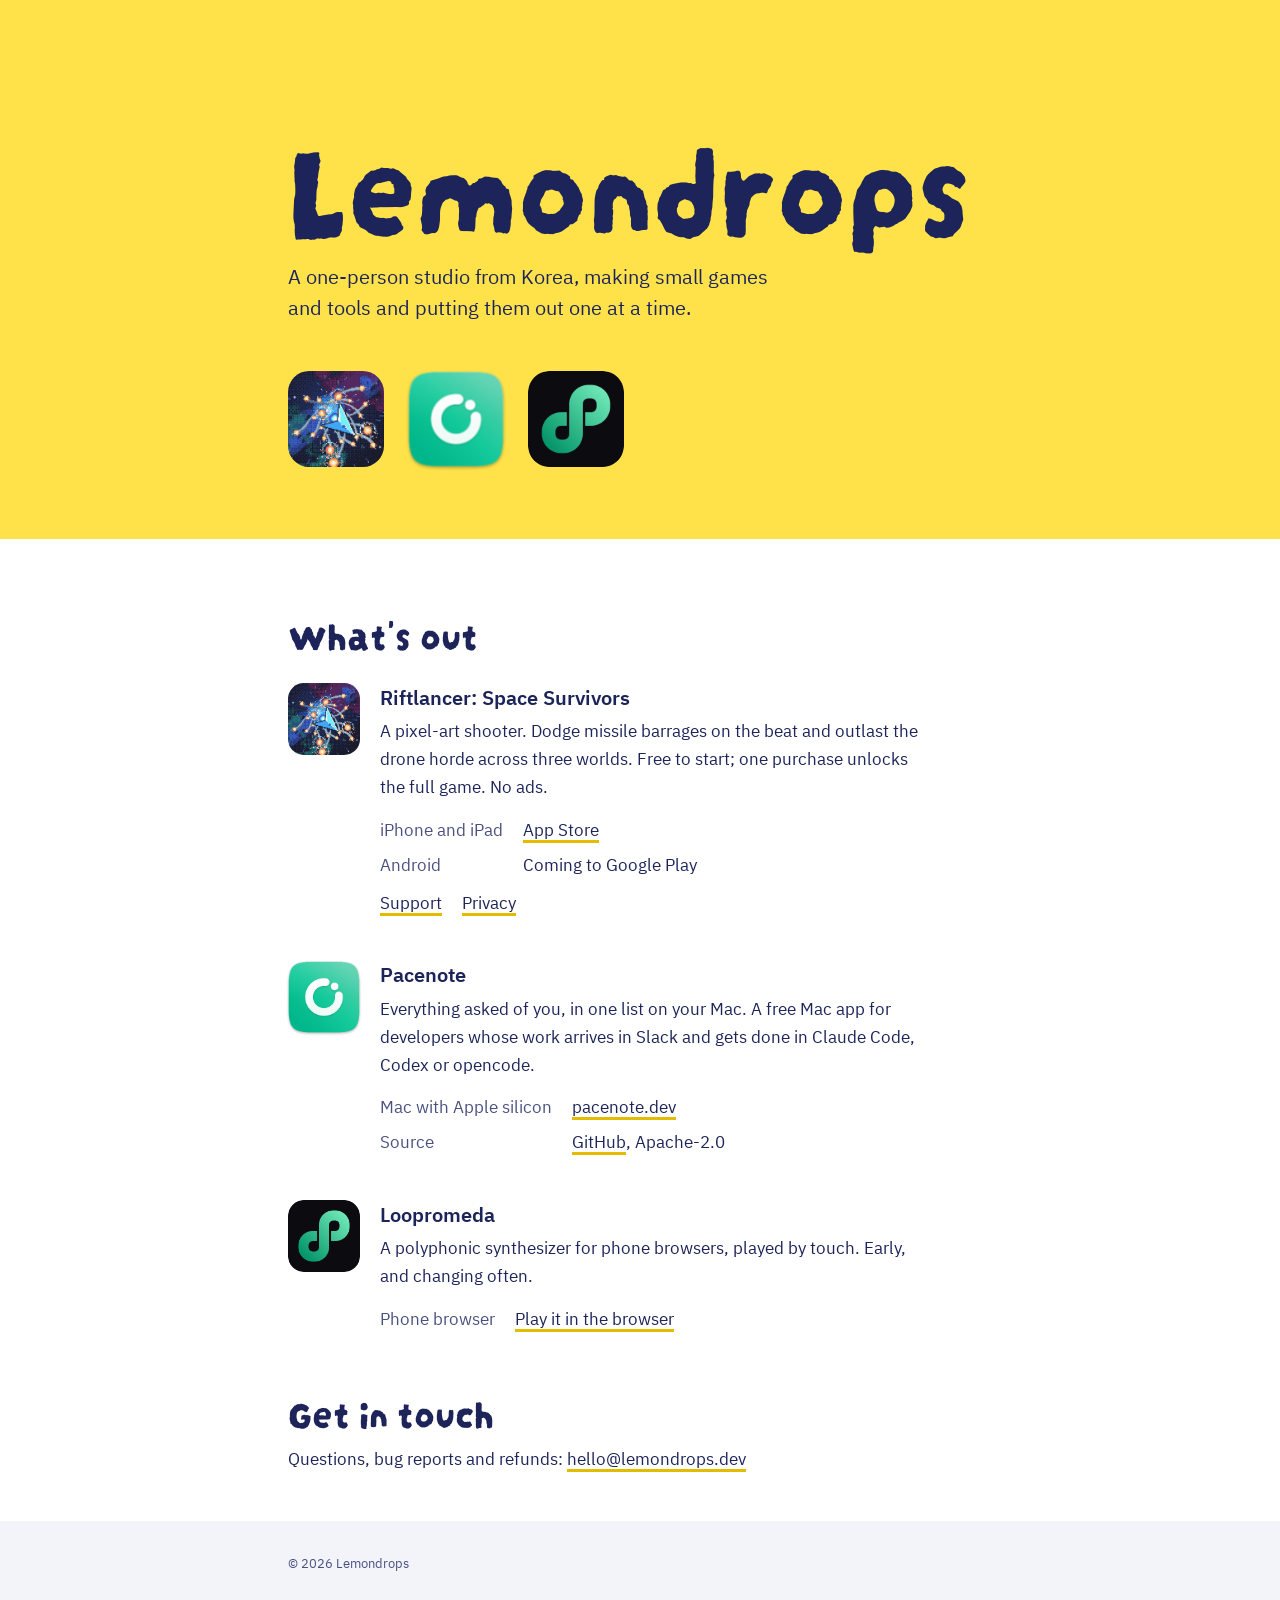
<file: index.html>
<!doctype html>
<html lang="en">
<head>
  <meta charset="utf-8">
  <meta name="viewport" content="width=device-width, initial-scale=1">
  <title>Lemondrops</title>
  <meta name="description" content="Lemondrops is a one-person studio from Korea making small games and tools: Riftlancer, Pacenote and Loopromeda.">
  <meta property="og:title" content="Lemondrops">
  <meta property="og:description" content="A one-person studio from Korea making small games and tools.">
  <meta property="og:url" content="https://lemondrops.dev/">
  <meta property="og:type" content="website">
  <link rel="icon" href="favicon.svg" type="image/svg+xml">
  <meta name="theme-color" content="#FFE24A" media="(prefers-color-scheme: light)">
  <meta name="theme-color" content="#161B45" media="(prefers-color-scheme: dark)">
  <link rel="preconnect" href="https://fonts.googleapis.com">
  <link rel="preconnect" href="https://fonts.gstatic.com" crossorigin>
  <link href="https://fonts.googleapis.com/css2?family=Darumadrop+One&family=IBM+Plex+Sans+KR:wght@400;600&display=swap" rel="stylesheet">
  <link rel="stylesheet" href="style.css">
</head>
<body>
  <header class="hero">
    <div class="hero-inner">
      <h1 class="wordmark">Lemondrops</h1>
      <p class="lede">A one-person studio from Korea, making small games and tools and putting them out one at a time.</p>
      <ul class="drops" aria-label="Works">
        <li><a href="#riftlancer"><img src="works/riftlancer.png" alt="Riftlancer" width="96" height="96"></a></li>
        <li><a href="#pacenote"><img class="inset" src="works/pacenote.png" alt="Pacenote" width="96" height="96"></a></li>
        <li><a href="#loopromeda"><img src="works/loopromeda.png" alt="Loopromeda" width="96" height="96"></a></li>
      </ul>
    </div>
  </header>

  <main>
    <section class="works" aria-labelledby="works-title">
      <h2 id="works-title">What's out</h2>

      <article class="work" id="riftlancer">
        <img class="work-icon" src="works/riftlancer.png" alt="" width="72" height="72">
        <div class="work-body">
          <h3>Riftlancer: Space Survivors</h3>
          <p>A pixel-art shooter. Dodge missile barrages on the beat and outlast the drone horde across three worlds. Free to start; one purchase unlocks the full game. No ads.</p>
          <dl class="where">
            <div><dt>iPhone and iPad</dt><dd><a href="https://apps.apple.com/app/id6829165832">App Store</a></dd></div>
            <div><dt>Android</dt><dd>Coming to Google Play</dd></div>
          </dl>
          <p class="more"><a href="/riftlancer/">Support</a> <a href="/riftlancer/privacy/">Privacy</a></p>
        </div>
      </article>

      <article class="work" id="pacenote">
        <img class="work-icon inset" src="works/pacenote.png" alt="" width="72" height="72">
        <div class="work-body">
          <h3>Pacenote</h3>
          <p>Everything asked of you, in one list on your Mac. A free Mac app for developers whose work arrives in Slack and gets done in Claude Code, Codex or opencode.</p>
          <dl class="where">
            <div><dt>Mac with Apple silicon</dt><dd><a href="https://pacenote.dev">pacenote.dev</a></dd></div>
            <div><dt>Source</dt><dd><a href="https://github.com/Ashon/pacenote">GitHub</a>, Apache-2.0</dd></div>
          </dl>
        </div>
      </article>

      <article class="work" id="loopromeda">
        <img class="work-icon" src="works/loopromeda.png" alt="" width="72" height="72">
        <div class="work-body">
          <h3>Loopromeda</h3>
          <p>A polyphonic synthesizer for phone browsers, played by touch. Early, and changing often.</p>
          <dl class="where">
            <div><dt>Phone browser</dt><dd><a href="https://loopromeda.github.io/">Play it in the browser</a></dd></div>
          </dl>
        </div>
      </article>
    </section>

    <section class="contact" aria-labelledby="contact-title">
      <h2 id="contact-title">Get in touch</h2>
      <p>Questions, bug reports and refunds: <a href="mailto:hello@lemondrops.dev">hello@lemondrops.dev</a></p>
    </section>
  </main>

  <footer class="site-footer">
    <p>© 2026 Lemondrops</p>
  </footer>
</body>
</html>
</file>
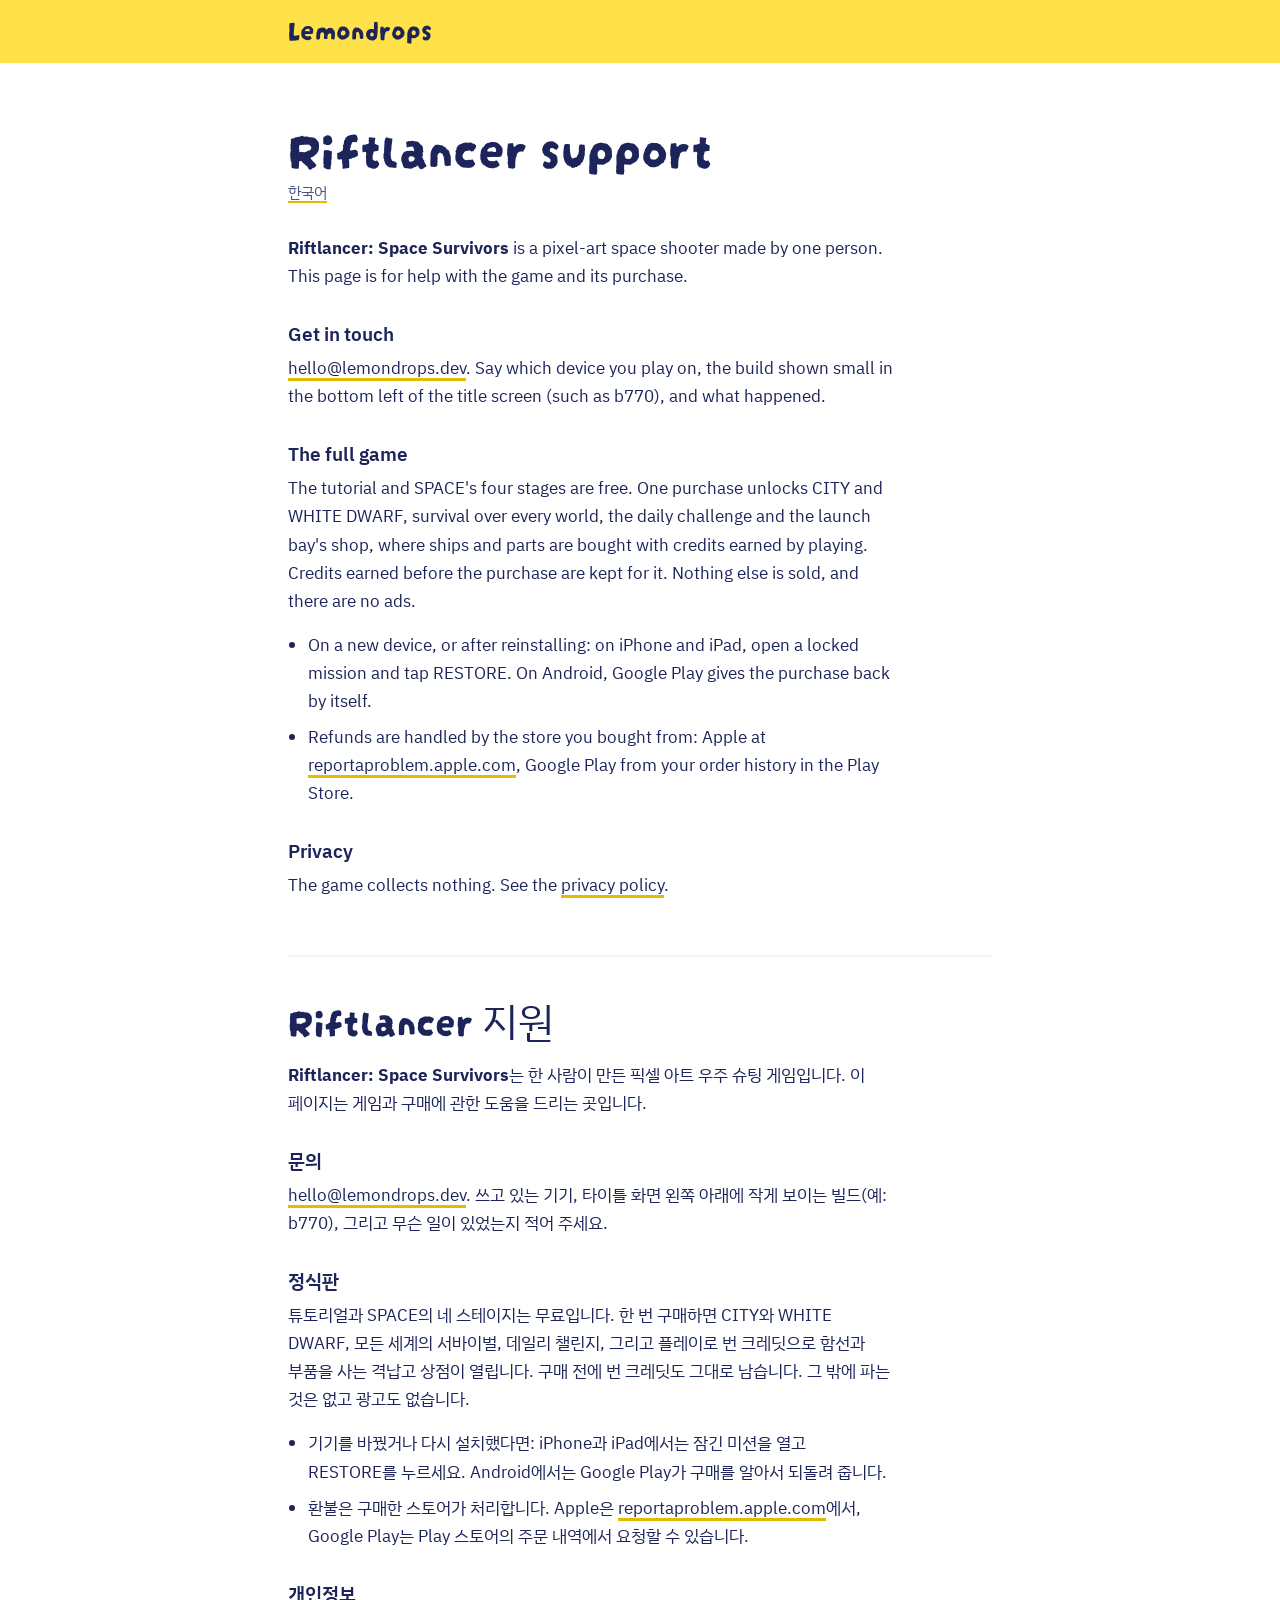
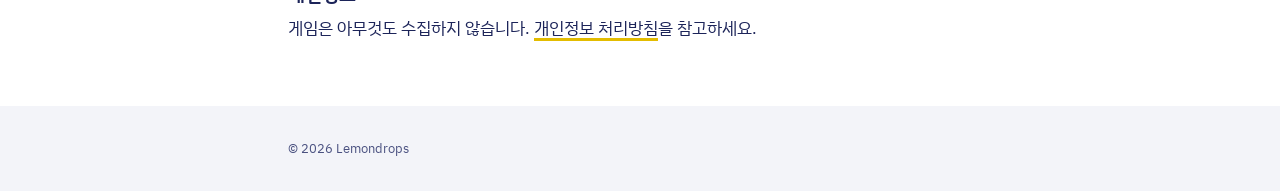
<file: riftlancer/index.html>
<!doctype html>
<html lang="en">
<head>
  <meta charset="utf-8">
  <meta name="viewport" content="width=device-width, initial-scale=1">
  <title>Riftlancer support | Lemondrops</title>
  <meta name="description" content="Help with Riftlancer: Space Survivors and its purchase: how to get in touch, restoring the full game, refunds and privacy.">
  <link rel="canonical" href="https://lemondrops.dev/riftlancer/">
  <link rel="icon" href="/favicon.svg" type="image/svg+xml">
  <meta name="theme-color" content="#FFE24A" media="(prefers-color-scheme: light)">
  <meta name="theme-color" content="#161B45" media="(prefers-color-scheme: dark)">
  <link rel="preconnect" href="https://fonts.googleapis.com">
  <link rel="preconnect" href="https://fonts.gstatic.com" crossorigin>
  <link href="https://fonts.googleapis.com/css2?family=Darumadrop+One&family=IBM+Plex+Sans+KR:wght@400;600&display=swap" rel="stylesheet">
  <link rel="stylesheet" href="/style.css">
</head>
<body>
  <header class="page-head">
    <div class="page-head-inner">
      <a class="home" href="/">Lemondrops</a>
    </div>
  </header>

  <main class="doc">
    <h1>Riftlancer support</h1>
    <p class="lang"><a href="#ko" lang="ko">한국어</a></p>

    <p><strong>Riftlancer: Space Survivors</strong> is a pixel-art space shooter made by one person. This
    page is for help with the game and its purchase.</p>

    <h2>Get in touch</h2>
    <p><a href="mailto:hello@lemondrops.dev">hello@lemondrops.dev</a>. Say which device you play on,
    the build shown small in the bottom left of the title screen (such as b770), and what happened.</p>

    <h2>The full game</h2>
    <p>The tutorial and SPACE's four stages are free. One purchase unlocks CITY and WHITE DWARF, survival
    over every world, the daily challenge and the launch bay's shop, where ships and parts are bought with
    credits earned by playing. Credits earned before the purchase are kept for it. Nothing else is sold,
    and there are no ads.</p>
    <ul>
      <li>On a new device, or after reinstalling: on iPhone and iPad, open a locked mission and tap RESTORE.
      On Android, Google Play gives the purchase back by itself.</li>
      <li>Refunds are handled by the store you bought from: Apple at
      <a href="https://reportaproblem.apple.com">reportaproblem.apple.com</a>, Google Play from your order
      history in the Play Store.</li>
    </ul>

    <h2>Privacy</h2>
    <p>The game collects nothing. See the <a href="/riftlancer/privacy/">privacy policy</a>.</p>

    <section class="ko" id="ko" lang="ko" aria-labelledby="ko-title">
      <h2 class="ko-title" id="ko-title">Riftlancer 지원</h2>

      <p><strong>Riftlancer: Space Survivors</strong>는 한 사람이 만든 픽셀 아트 우주 슈팅 게임입니다. 이
      페이지는 게임과 구매에 관한 도움을 드리는 곳입니다.</p>

      <h3>문의</h3>
      <p><a href="mailto:hello@lemondrops.dev">hello@lemondrops.dev</a>. 쓰고 있는 기기, 타이틀 화면
      왼쪽 아래에 작게 보이는 빌드(예: b770), 그리고 무슨 일이 있었는지 적어 주세요.</p>

      <h3>정식판</h3>
      <p>튜토리얼과 SPACE의 네 스테이지는 무료입니다. 한 번 구매하면 CITY와 WHITE DWARF, 모든 세계의
      서바이벌, 데일리 챌린지, 그리고 플레이로 번 크레딧으로 함선과 부품을 사는 격납고 상점이 열립니다.
      구매 전에 번 크레딧도 그대로 남습니다. 그 밖에 파는 것은 없고 광고도 없습니다.</p>
      <ul>
        <li>기기를 바꿨거나 다시 설치했다면: iPhone과 iPad에서는 잠긴 미션을 열고 RESTORE를 누르세요.
        Android에서는 Google Play가 구매를 알아서 되돌려 줍니다.</li>
        <li>환불은 구매한 스토어가 처리합니다. Apple은
        <a href="https://reportaproblem.apple.com">reportaproblem.apple.com</a>에서, Google Play는 Play
        스토어의 주문 내역에서 요청할 수 있습니다.</li>
      </ul>

      <h3>개인정보</h3>
      <p>게임은 아무것도 수집하지 않습니다. <a href="/riftlancer/privacy/">개인정보 처리방침</a>을
      참고하세요.</p>
    </section>
  </main>

  <footer class="site-footer">
    <p>© 2026 Lemondrops</p>
  </footer>
</body>
</html>
</file>
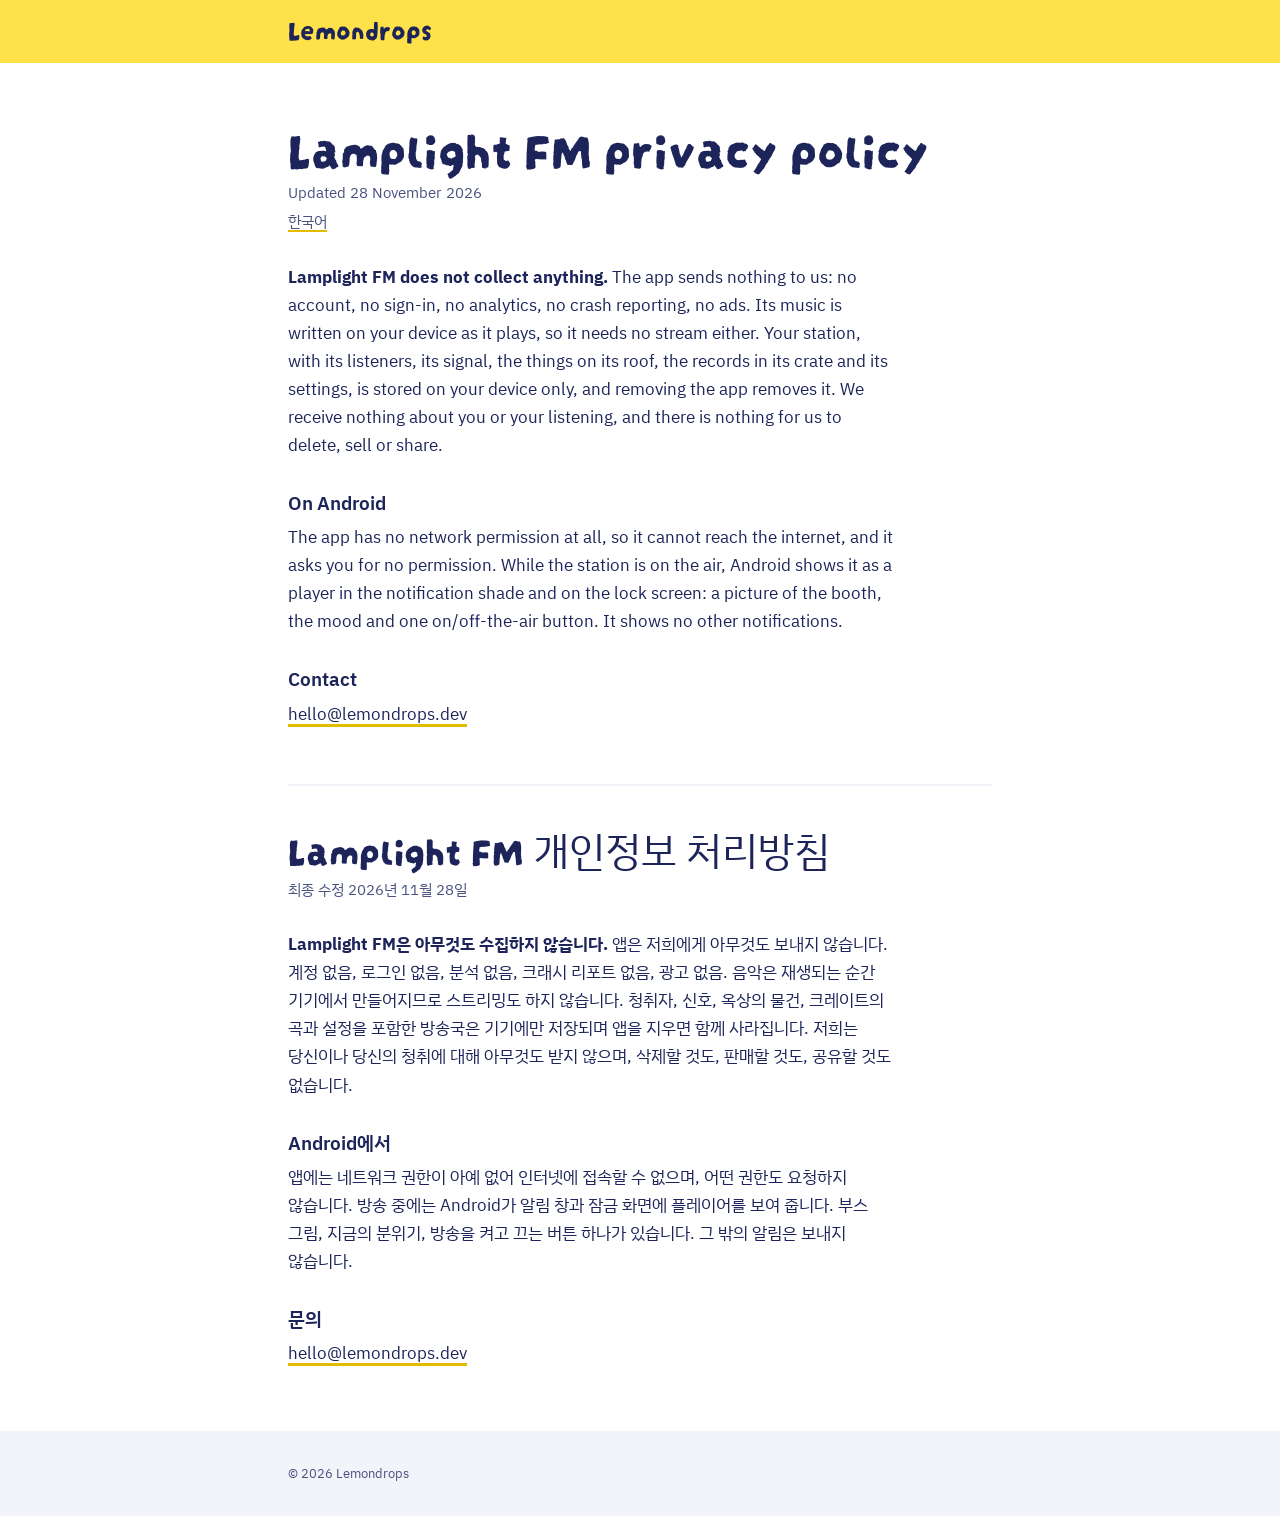
<file: lamplight-fm/privacy/index.html>
<!doctype html>
<html lang="en">
<head>
  <meta charset="utf-8">
  <meta name="viewport" content="width=device-width, initial-scale=1">
  <title>Lamplight FM privacy policy | Lemondrops</title>
  <meta name="description" content="Lamplight FM collects nothing: no account, no analytics, no ads, and on Android no network permission at all.">
  <link rel="canonical" href="https://lemondrops.dev/lamplight-fm/privacy/">
  <link rel="icon" href="/favicon.svg" type="image/svg+xml">
  <meta name="theme-color" content="#FFE24A" media="(prefers-color-scheme: light)">
  <meta name="theme-color" content="#161B45" media="(prefers-color-scheme: dark)">
  <link rel="preconnect" href="https://fonts.googleapis.com">
  <link rel="preconnect" href="https://fonts.gstatic.com" crossorigin>
  <link href="https://fonts.googleapis.com/css2?family=Darumadrop+One&family=IBM+Plex+Sans+KR:wght@400;600&display=swap" rel="stylesheet">
  <link rel="stylesheet" href="/style.css">
</head>
<body>
  <header class="page-head">
    <div class="page-head-inner">
      <a class="home" href="/">Lemondrops</a>
    </div>
  </header>

  <main class="doc">
    <h1>Lamplight FM privacy policy</h1>
    <p class="updated">Updated <time datetime="2026-11-28">28 November 2026</time></p>
    <p class="lang"><a href="#ko" lang="ko">한국어</a></p>

    <p><strong>Lamplight FM does not collect anything.</strong> The app sends nothing to us: no account, no
    sign-in, no analytics, no crash reporting, no ads. Its music is written on your device as it plays, so it
    needs no stream either. Your station, with its listeners, its signal, the things on its roof, the records in
    its crate and its settings, is stored on your device only, and removing the app removes it. We receive
    nothing about you or your listening, and there is nothing for us to delete, sell or share.</p>

    <h2>On Android</h2>
    <p>The app has no network permission at all, so it cannot reach the internet, and it asks you for no
    permission. While the station is on the air, Android shows it as a player in the notification shade and on
    the lock screen: a picture of the booth, the mood and one on/off-the-air button. It shows no other
    notifications.</p>

    <h2>Contact</h2>
    <p><a href="mailto:hello@lemondrops.dev">hello@lemondrops.dev</a></p>

    <section class="ko" id="ko" lang="ko" aria-labelledby="ko-title">
      <h2 class="ko-title" id="ko-title">Lamplight FM 개인정보 처리방침</h2>
      <p class="updated">최종 수정 <time datetime="2026-11-28">2026년 11월 28일</time></p>

      <p><strong>Lamplight FM은 아무것도 수집하지 않습니다.</strong> 앱은 저희에게 아무것도 보내지
      않습니다. 계정 없음, 로그인 없음, 분석 없음, 크래시 리포트 없음, 광고 없음. 음악은 재생되는 순간
      기기에서 만들어지므로 스트리밍도 하지 않습니다. 청취자, 신호, 옥상의 물건, 크레이트의 곡과 설정을
      포함한 방송국은 기기에만 저장되며 앱을 지우면 함께 사라집니다. 저희는 당신이나 당신의 청취에 대해
      아무것도 받지 않으며, 삭제할 것도, 판매할 것도, 공유할 것도 없습니다.</p>

      <h3>Android에서</h3>
      <p>앱에는 네트워크 권한이 아예 없어 인터넷에 접속할 수 없으며, 어떤 권한도 요청하지 않습니다.
      방송 중에는 Android가 알림 창과 잠금 화면에 플레이어를 보여 줍니다. 부스 그림, 지금의 분위기,
      방송을 켜고 끄는 버튼 하나가 있습니다. 그 밖의 알림은 보내지 않습니다.</p>

      <h3>문의</h3>
      <p><a href="mailto:hello@lemondrops.dev">hello@lemondrops.dev</a></p>
    </section>
  </main>

  <footer class="site-footer">
    <p>© 2026 Lemondrops</p>
  </footer>
</body>
</html>
</file>
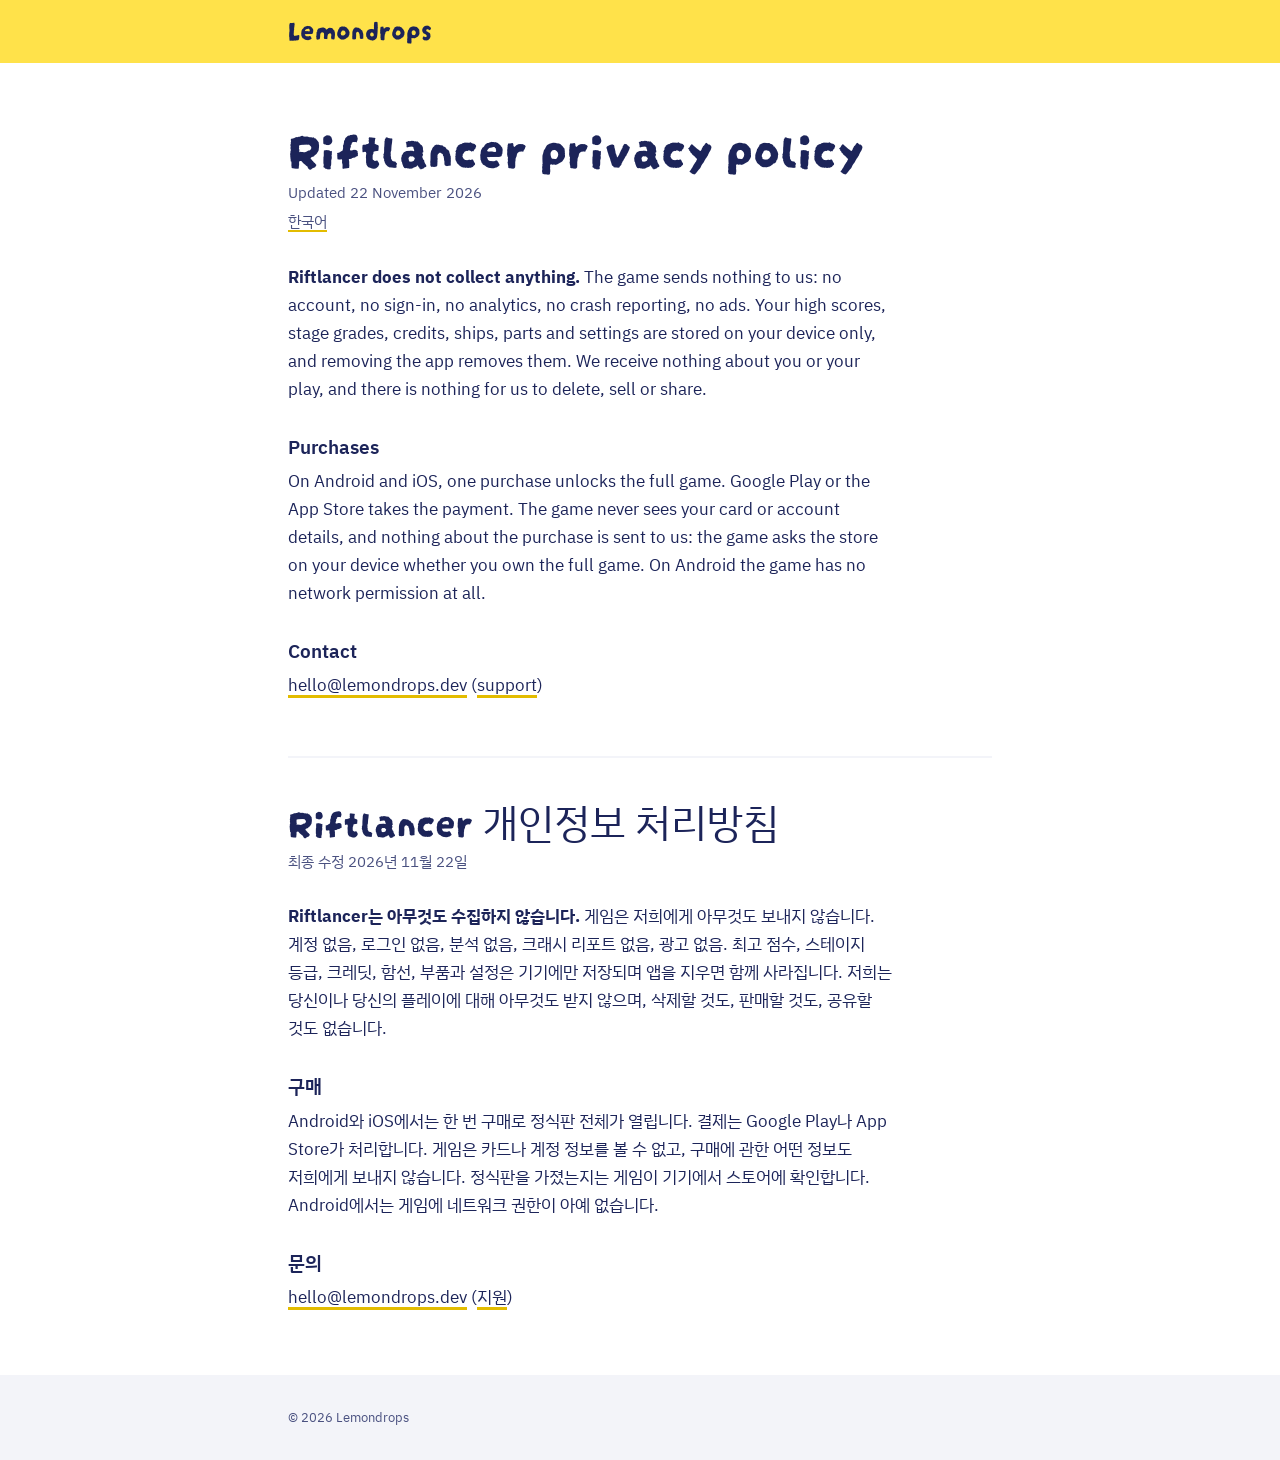
<file: riftlancer/privacy/index.html>
<!doctype html>
<html lang="en">
<head>
  <meta charset="utf-8">
  <meta name="viewport" content="width=device-width, initial-scale=1">
  <title>Riftlancer privacy policy | Lemondrops</title>
  <meta name="description" content="Riftlancer: Space Survivors collects nothing: no account, no analytics, no ads, and nothing about your purchase reaches us.">
  <link rel="canonical" href="https://lemondrops.dev/riftlancer/privacy/">
  <link rel="icon" href="/favicon.svg" type="image/svg+xml">
  <meta name="theme-color" content="#FFE24A" media="(prefers-color-scheme: light)">
  <meta name="theme-color" content="#161B45" media="(prefers-color-scheme: dark)">
  <link rel="preconnect" href="https://fonts.googleapis.com">
  <link rel="preconnect" href="https://fonts.gstatic.com" crossorigin>
  <link href="https://fonts.googleapis.com/css2?family=Darumadrop+One&family=IBM+Plex+Sans+KR:wght@400;600&display=swap" rel="stylesheet">
  <link rel="stylesheet" href="/style.css">
</head>
<body>
  <header class="page-head">
    <div class="page-head-inner">
      <a class="home" href="/">Lemondrops</a>
    </div>
  </header>

  <main class="doc">
    <h1>Riftlancer privacy policy</h1>
    <p class="updated">Updated <time datetime="2026-11-22">22 November 2026</time></p>
    <p class="lang"><a href="#ko" lang="ko">한국어</a></p>

    <p><strong>Riftlancer does not collect anything.</strong> The game sends nothing to us: no account, no
    sign-in, no analytics, no crash reporting, no ads. Your high scores, stage grades, credits, ships, parts
    and settings are stored on your device only, and removing the app removes them. We receive nothing about
    you or your play, and there is nothing for us to delete, sell or share.</p>

    <h2>Purchases</h2>
    <p>On Android and iOS, one purchase unlocks the full game. Google Play or the App Store takes the
    payment. The game never sees your card or account details, and nothing about the purchase is sent to
    us: the game asks the store on your device whether you own the full game. On Android the game has no
    network permission at all.</p>

    <h2>Contact</h2>
    <p><a href="mailto:hello@lemondrops.dev">hello@lemondrops.dev</a>
    (<a href="/riftlancer/">support</a>)</p>

    <section class="ko" id="ko" lang="ko" aria-labelledby="ko-title">
      <h2 class="ko-title" id="ko-title">Riftlancer 개인정보 처리방침</h2>
      <p class="updated">최종 수정 <time datetime="2026-11-22">2026년 11월 22일</time></p>

      <p><strong>Riftlancer는 아무것도 수집하지 않습니다.</strong> 게임은 저희에게 아무것도 보내지
      않습니다. 계정 없음, 로그인 없음, 분석 없음, 크래시 리포트 없음, 광고 없음. 최고 점수, 스테이지
      등급, 크레딧, 함선, 부품과 설정은 기기에만 저장되며 앱을 지우면 함께 사라집니다. 저희는 당신이나
      당신의 플레이에 대해 아무것도 받지 않으며, 삭제할 것도, 판매할 것도, 공유할 것도 없습니다.</p>

      <h3>구매</h3>
      <p>Android와 iOS에서는 한 번 구매로 정식판 전체가 열립니다. 결제는 Google Play나 App Store가
      처리합니다. 게임은 카드나 계정 정보를 볼 수 없고, 구매에 관한 어떤 정보도 저희에게 보내지
      않습니다. 정식판을 가졌는지는 게임이 기기에서 스토어에 확인합니다. Android에서는 게임에 네트워크
      권한이 아예 없습니다.</p>

      <h3>문의</h3>
      <p><a href="mailto:hello@lemondrops.dev">hello@lemondrops.dev</a>
      (<a href="/riftlancer/">지원</a>)</p>
    </section>
  </main>

  <footer class="site-footer">
    <p>© 2026 Lemondrops</p>
  </footer>
</body>
</html>
</file>
<file: style.css>
/* Lemondrops: a lemon-yellow field, candy-tin ink, and one moment of motion (the drops) */
:root {
  --lemon: #FFE24A;
  --rind: #E3BC00;
  --ink: #1C2459;
  --muted: #4A5180;
  --paper: #FFFFFF;
  --mist: #F3F4F9;
  --hero-bg: var(--lemon);
  --hero-ink: var(--ink);
  --link-line: var(--rind);
  --link-hover: var(--lemon);
  --display: 'Darumadrop One', 'IBM Plex Sans KR', system-ui, sans-serif;
  --text: 'IBM Plex Sans KR', system-ui, -apple-system, 'Apple SD Gothic Neo', sans-serif;
  color-scheme: light;
}
@media (prefers-color-scheme: dark) {
  :root {
    --ink: #EEF0FA;
    --muted: #A9AFD3;
    --paper: #10142F;
    --mist: #171C40;
    --hero-bg: #161B45;
    --hero-ink: var(--lemon);
    --link-line: #8C7A1C;
    --link-hover: #3A3410;
    color-scheme: dark;
  }
}

*, *::before, *::after { box-sizing: border-box; }
html { -webkit-text-size-adjust: 100%; }
body {
  margin: 0;
  background: var(--paper);
  color: var(--ink);
  font: 400 1.0625rem/1.65 var(--text);
}

a {
  color: inherit;
  text-decoration: underline;
  text-decoration-color: var(--link-line);
  text-decoration-thickness: .16em;
  text-underline-offset: .22em;
}
a:hover { background: var(--link-hover); }
a:focus-visible {
  outline: 3px solid currentColor;
  outline-offset: 3px;
  border-radius: 4px;
}

/* The hero: the name, what the studio is, and its works falling into place */
.hero {
  background: var(--hero-bg);
  color: var(--hero-ink);
  overflow: hidden;
}
.hero-inner {
  max-width: 46rem;
  margin: 0 auto;
  padding: clamp(3.5rem, 12vw, 7rem) 1rem clamp(2.5rem, 8vw, 4.5rem);
}
.wordmark {
  margin: 0;
  font: 400 clamp(3.75rem, 17vw, 8.5rem)/.95 var(--display);
  letter-spacing: -.01em;
}
.lede {
  max-width: 30rem;
  margin: 1.25rem 0 0;
  font-size: clamp(1.0625rem, 2.6vw, 1.25rem);
  line-height: 1.55;
}
.drops {
  display: flex;
  gap: clamp(.875rem, 3vw, 1.5rem);
  margin: clamp(2rem, 6vw, 3rem) 0 0;
  padding: 0;
  list-style: none;
}
.drops a { display: block; border-radius: 22%; }
.drops a:hover { background: none; }
.drops img {
  display: block;
  width: clamp(4.25rem, 16vw, 6rem);
  height: auto;
  border-radius: 22%;
  animation: drop .9s cubic-bezier(.3, 1.35, .5, 1) both;
}
.drops li:nth-child(2) img { animation-delay: .14s; }
.drops li:nth-child(3) img { animation-delay: .28s; }
@keyframes drop {
  from { transform: translateY(-160%) rotate(-10deg); opacity: 0; }
  40% { opacity: 1; }
  to { transform: none; opacity: 1; }
}
@media (prefers-reduced-motion: reduce) {
  .drops img { animation: none; }
}

/* The works, one after another, each with where to get it */
main {
  max-width: 46rem;
  margin: 0 auto;
  padding: clamp(2.5rem, 8vw, 4.5rem) 1rem 3rem;
}
h2 {
  margin: 0 0 1.75rem;
  font: 400 clamp(1.875rem, 6vw, 2.5rem)/1.1 var(--display);
}
.work {
  display: grid;
  grid-template-columns: 4.5rem 1fr;
  gap: 1.25rem;
  align-items: start;
  margin: 0 0 2.75rem;
  scroll-margin-top: 1.5rem;
}
.work-icon {
  width: 4.5rem;
  height: 4.5rem;
  border-radius: 22%;
}
.work h3 {
  margin: .1rem 0 .4rem;
  font-size: 1.25rem;
  font-weight: 600;
  line-height: 1.3;
}
.work p { margin: 0; max-width: 34rem; }
.where {
  display: grid;
  grid-template-columns: max-content 1fr;
  gap: .45rem 1.25rem;
  margin: .9rem 0 0;
}
.where div { display: contents; }
.where dt { color: var(--muted); }
.where dd { margin: 0; }
.more {
  display: flex;
  flex-wrap: wrap;
  gap: .5rem 1.25rem;
  margin-top: .6rem !important;
}
@media (max-width: 30rem) {
  .work { grid-template-columns: 3.5rem 1fr; gap: 1rem; }
  .work-icon { width: 3.5rem; height: 3.5rem; }
  .where { grid-template-columns: 1fr; gap: 0; }
  .where dd + dt { margin-top: .5rem; }
}

/* Pacenote's macOS icon carries its own margin; this brings it to the others' size */
.inset { scale: 1.22; }

.contact { margin-top: 3.5rem; }
.contact h2 { margin-bottom: .75rem; }
.contact p { margin: 0; overflow-wrap: anywhere; }

/* A work's own pages (support, privacy): the name as a way home, then plain reading */
.page-head {
  background: var(--hero-bg);
  color: var(--hero-ink);
}
.page-head-inner {
  max-width: 46rem;
  margin: 0 auto;
  padding: .9rem 1rem;
}
.page-head .home {
  font: 400 1.75rem/1 var(--display);
  text-decoration: none;
}
.page-head .home:hover { background: none; text-decoration: underline; text-decoration-color: var(--link-line); }
.doc { padding-top: clamp(2rem, 6vw, 3.5rem); }
.doc h1 {
  margin: 0 0 .5rem;
  font: 400 clamp(2.25rem, 8vw, 3.25rem)/1.05 var(--display);
}
.doc .lang,
.doc .updated {
  margin: 0 0 1.75rem;
  color: var(--muted);
  font-size: .9375rem;
}
.doc h1 + .updated { margin-bottom: .25rem; }
.doc h2,
.doc h3 {
  margin: 2rem 0 .4rem;
  font: 600 1.1875rem/1.35 var(--text);
}
.doc p { max-width: 38rem; margin: 0 0 1rem; }
.doc ul { max-width: 38rem; margin: 0 0 1rem; padding-left: 1.25rem; }
.doc li + li { margin-top: .5rem; }
.doc .ko {
  margin-top: 3.5rem;
  padding-top: 2.5rem;
  border-top: 2px solid var(--mist);
  word-break: keep-all;
}
.doc .ko .ko-title {
  margin: 0 0 .5rem;
  font: 400 clamp(1.875rem, 6vw, 2.5rem)/1.1 var(--display);
}
.doc .ko-title + p:not(.updated) { margin-top: 1.25rem; }

.site-footer {
  background: var(--mist);
  color: var(--muted);
  font-size: .8125rem;
}
.site-footer p {
  max-width: 46rem;
  margin: 0 auto;
  padding: 2rem 1rem;
}
</file>
